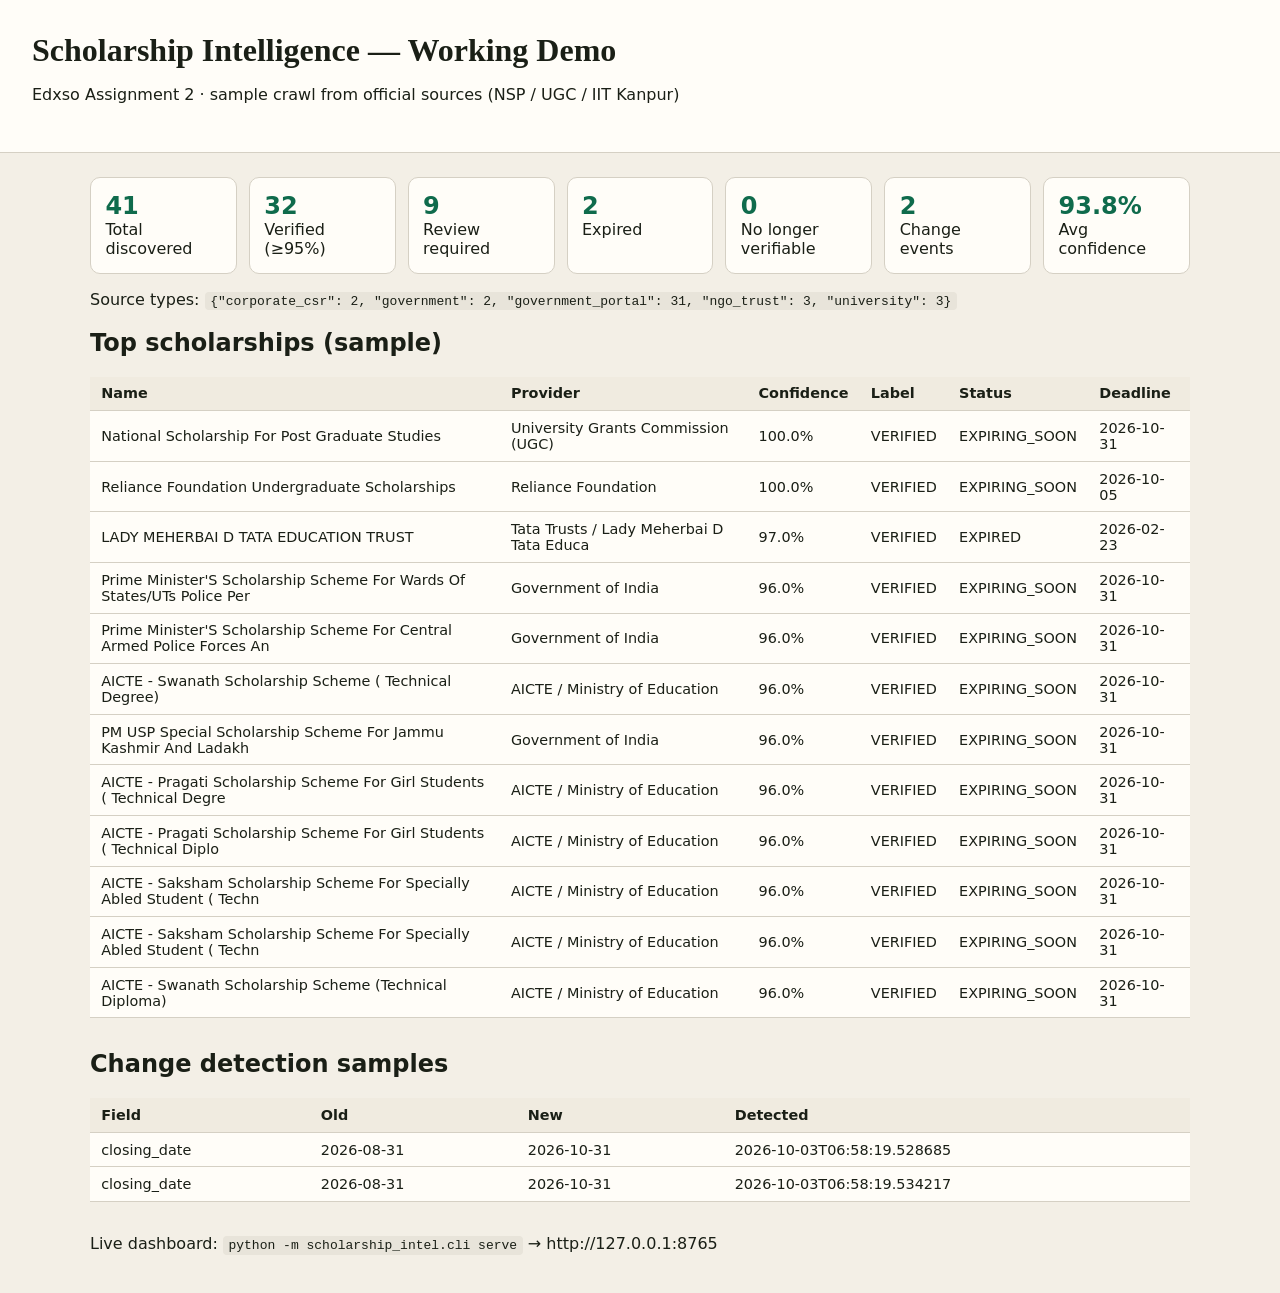
<file: docs/demo/index.html>
<!DOCTYPE html>
<html lang="en">
<head>
  <meta charset="utf-8" />
  <meta name="viewport" content="width=device-width, initial-scale=1" />
  <title>Scholarship Intelligence — Demo</title>
  <style>
    body { font-family: Segoe UI, system-ui, sans-serif; margin: 0; background: #f3efe6; color: #1a1f16; }
    header { padding: 2rem; background: #fffdf8; border-bottom: 1px solid #d5d0c4; }
    h1 { margin: 0 0 .5rem; font-family: Georgia, serif; }
    main { max-width: 1100px; margin: 0 auto; padding: 1.5rem; }
    .metrics { display: grid; grid-template-columns: repeat(auto-fit,minmax(140px,1fr)); gap: .75rem; }
    .m { background: #fffdf8; border: 1px solid #d5d0c4; border-radius: 10px; padding: .9rem; }
    .m b { display:block; font-size: 1.5rem; color: #0f6b4c; }
    table { width: 100%; border-collapse: collapse; background: #fffdf8; margin: 1rem 0 2rem; }
    th, td { border-bottom: 1px solid #d5d0c4; padding: .55rem .7rem; text-align: left; font-size: .9rem; }
    th { background: #f0ebe0; }
    code { background: #e8e4da; padding: .1rem .35rem; border-radius: 4px; }
  </style>
</head>
<body>
  <header>
    <h1>Scholarship Intelligence — Working Demo</h1>
    <p>Edxso Assignment 2 · sample crawl from official sources (NSP / UGC / IIT Kanpur)</p>
  </header>
  <main>
    <section class="metrics">
      <div class="m"><b>41</b>Total discovered</div>
      <div class="m"><b>32</b>Verified (≥95%)</div>
      <div class="m"><b>9</b>Review required</div>
      <div class="m"><b>2</b>Expired</div>
      <div class="m"><b>0</b>No longer verifiable</div>
      <div class="m"><b>2</b>Change events</div>
      <div class="m"><b>93.8%</b>Avg confidence</div>
    </section>
    <p>Source types: <code>{"corporate_csr": 2, "government": 2, "government_portal": 31, "ngo_trust": 3, "university": 3}</code></p>
    <h2>Top scholarships (sample)</h2>
    <table>
      <thead><tr><th>Name</th><th>Provider</th><th>Confidence</th><th>Label</th><th>Status</th><th>Deadline</th></tr></thead>
      <tbody><tr><td>National Scholarship For Post Graduate Studies</td><td>University Grants Commission (UGC)</td><td>100.0%</td><td>VERIFIED</td><td>EXPIRING_SOON</td><td>2026-10-31</td></tr><tr><td>Reliance Foundation Undergraduate Scholarships</td><td>Reliance Foundation</td><td>100.0%</td><td>VERIFIED</td><td>EXPIRING_SOON</td><td>2026-10-05</td></tr><tr><td>LADY MEHERBAI D TATA EDUCATION TRUST</td><td>Tata Trusts / Lady Meherbai D Tata Educa</td><td>97.0%</td><td>VERIFIED</td><td>EXPIRED</td><td>2026-02-23</td></tr><tr><td>Prime Minister'S Scholarship Scheme For Wards Of States/UTs Police Per</td><td>Government of India</td><td>96.0%</td><td>VERIFIED</td><td>EXPIRING_SOON</td><td>2026-10-31</td></tr><tr><td>Prime Minister'S Scholarship Scheme For Central Armed Police Forces An</td><td>Government of India</td><td>96.0%</td><td>VERIFIED</td><td>EXPIRING_SOON</td><td>2026-10-31</td></tr><tr><td>AICTE - Swanath Scholarship Scheme ( Technical Degree)</td><td>AICTE / Ministry of Education</td><td>96.0%</td><td>VERIFIED</td><td>EXPIRING_SOON</td><td>2026-10-31</td></tr><tr><td>PM USP Special Scholarship Scheme For Jammu Kashmir And Ladakh</td><td>Government of India</td><td>96.0%</td><td>VERIFIED</td><td>EXPIRING_SOON</td><td>2026-10-31</td></tr><tr><td>AICTE - Pragati Scholarship Scheme For Girl Students ( Technical Degre</td><td>AICTE / Ministry of Education</td><td>96.0%</td><td>VERIFIED</td><td>EXPIRING_SOON</td><td>2026-10-31</td></tr><tr><td>AICTE - Pragati Scholarship Scheme For Girl Students ( Technical Diplo</td><td>AICTE / Ministry of Education</td><td>96.0%</td><td>VERIFIED</td><td>EXPIRING_SOON</td><td>2026-10-31</td></tr><tr><td>AICTE - Saksham Scholarship Scheme For Specially Abled Student ( Techn</td><td>AICTE / Ministry of Education</td><td>96.0%</td><td>VERIFIED</td><td>EXPIRING_SOON</td><td>2026-10-31</td></tr><tr><td>AICTE - Saksham Scholarship Scheme For Specially Abled Student ( Techn</td><td>AICTE / Ministry of Education</td><td>96.0%</td><td>VERIFIED</td><td>EXPIRING_SOON</td><td>2026-10-31</td></tr><tr><td>AICTE - Swanath Scholarship Scheme (Technical Diploma)</td><td>AICTE / Ministry of Education</td><td>96.0%</td><td>VERIFIED</td><td>EXPIRING_SOON</td><td>2026-10-31</td></tr></tbody>
    </table>
    <h2>Change detection samples</h2>
    <table>
      <thead><tr><th>Field</th><th>Old</th><th>New</th><th>Detected</th></tr></thead>
      <tbody><tr><td>closing_date</td><td>2026-08-31</td><td>2026-10-31</td><td>2026-10-03T06:58:19.528685</td></tr><tr><td>closing_date</td><td>2026-08-31</td><td>2026-10-31</td><td>2026-10-03T06:58:19.534217</td></tr></tbody>
    </table>
    <p>Live dashboard: <code>python -m scholarship_intel.cli serve</code> → http://127.0.0.1:8765</p>
  </main>
</body>
</html>
</file>
